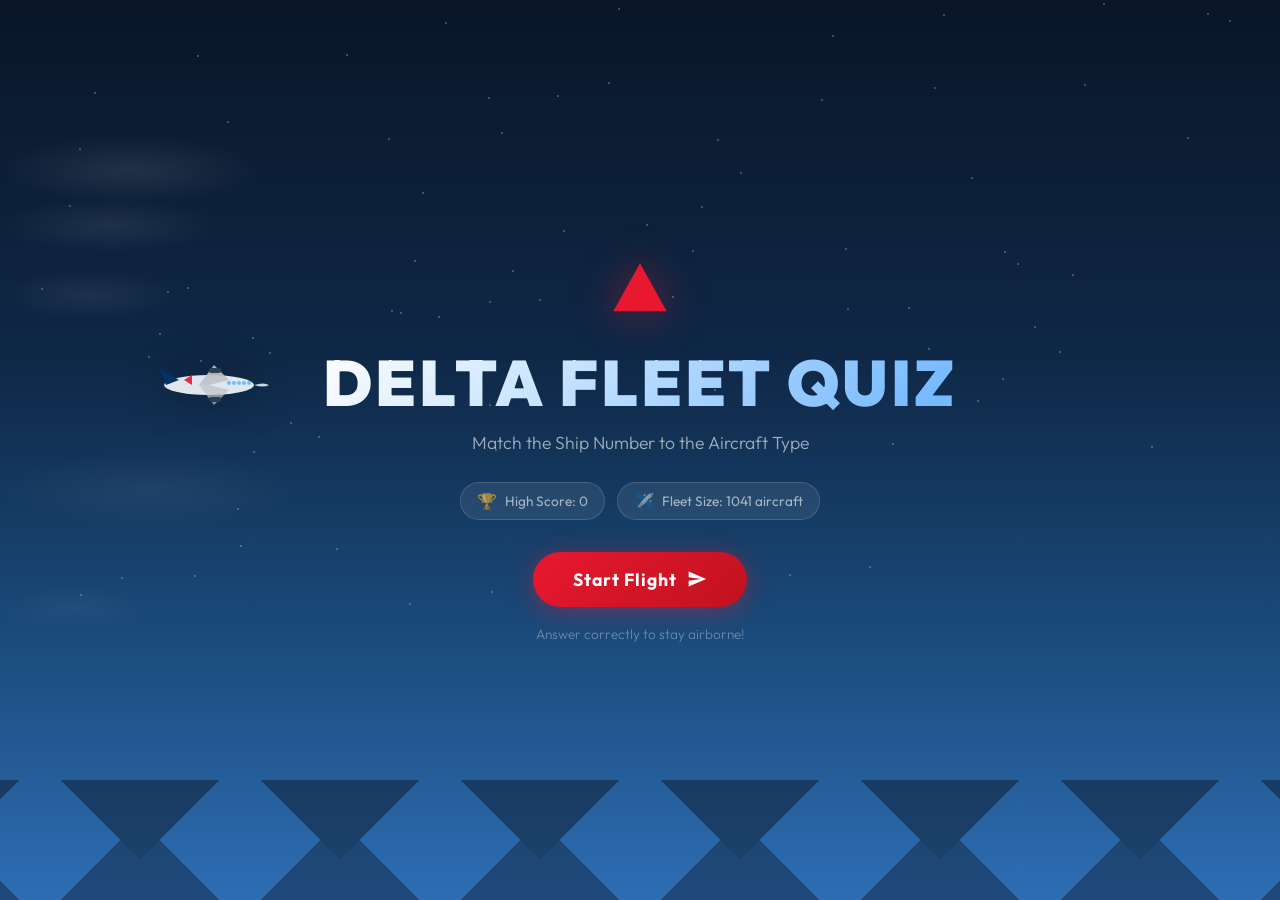
<file: index.html>
<!DOCTYPE html>
<html lang="en">
<head>
  <meta charset="UTF-8">
  <meta name="viewport" content="width=device-width, initial-scale=1.0">
  <meta name="description" content="Delta Fleet Quiz — Match Delta Air Lines ship numbers to their aircraft types in this flying-themed timed quiz game.">
  <title>Delta Fleet Quiz</title>
  <link rel="preconnect" href="https://fonts.googleapis.com">
  <link rel="preconnect" href="https://fonts.gstatic.com" crossorigin>
  <link href="https://fonts.googleapis.com/css2?family=Outfit:wght@300;400;600;700;800;900&display=swap" rel="stylesheet">
  <link rel="stylesheet" href="style.css">
</head>
<body>

  <!-- Animated Sky Background -->
  <div id="sky">
    <div class="stars" id="stars"></div>
    <div class="cloud cloud-1"></div>
    <div class="cloud cloud-2"></div>
    <div class="cloud cloud-3"></div>
    <div class="cloud cloud-4"></div>
    <div class="cloud cloud-5"></div>
    <div class="mountains"></div>
  </div>

  <!-- Plane -->
  <div id="plane" class="plane">
    <svg viewBox="0 0 120 50" fill="none" xmlns="http://www.w3.org/2000/svg">
      <!-- Fuselage -->
      <ellipse cx="55" cy="25" rx="45" ry="10" fill="url(#fuselage-grad)"/>
      <!-- Nose -->
      <path d="M100 25 Q110 22 115 25 Q110 28 100 25Z" fill="#C8D6E5"/>
      <!-- Tail fin -->
      <path d="M12 25 L5 8 L25 20Z" fill="url(#tail-grad)"/>
      <!-- Wing -->
      <path d="M45 25 L60 5 L75 20 L55 25Z" fill="url(#wing-grad)" opacity="0.9"/>
      <path d="M45 25 L60 45 L75 30 L55 25Z" fill="url(#wing-grad)" opacity="0.7"/>
      <!-- Engine -->
      <rect x="55" y="8" width="12" height="5" rx="2" fill="#2C3E50"/>
      <rect x="55" y="37" width="12" height="5" rx="2" fill="#2C3E50"/>
      <!-- Windows -->
      <circle cx="75" cy="23" r="2" fill="#74B9FF"/>
      <circle cx="80" cy="23" r="2" fill="#74B9FF"/>
      <circle cx="85" cy="23" r="2" fill="#74B9FF"/>
      <circle cx="90" cy="23" r="2" fill="#74B9FF"/>
      <circle cx="95" cy="23" r="2" fill="#74B9FF"/>
      <!-- Delta logo area -->
      <path d="M30 20 L38 15 L38 25Z" fill="#E81830" opacity="0.9"/>
      <defs>
        <linearGradient id="fuselage-grad" x1="10" y1="15" x2="100" y2="35">
          <stop offset="0%" stop-color="#DFE6ED"/>
          <stop offset="100%" stop-color="#F8F9FA"/>
        </linearGradient>
        <linearGradient id="tail-grad" x1="5" y1="8" x2="25" y2="25">
          <stop offset="0%" stop-color="#003366"/>
          <stop offset="100%" stop-color="#00509E"/>
        </linearGradient>
        <linearGradient id="wing-grad" x1="45" y1="5" x2="75" y2="45">
          <stop offset="0%" stop-color="#BDC3C7"/>
          <stop offset="100%" stop-color="#95A5A6"/>
        </linearGradient>
      </defs>
    </svg>
    <div class="exhaust" id="exhaust"></div>
  </div>

  <!-- Particles container -->
  <div id="particles"></div>

  <!-- ============ START SCREEN ============ -->
  <div id="start-screen" class="screen active">
    <div class="start-content">
      <div class="logo-delta">
        <svg viewBox="0 0 60 60" class="delta-widget-icon">
          <path d="M30 5 L55 50 L5 50Z" fill="#E81830"/>
        </svg>
      </div>
      <h1 class="game-title">DELTA FLEET QUIZ</h1>
      <p class="game-subtitle">Match the Ship Number to the Aircraft Type</p>
      <div class="start-stats">
        <div class="stat-pill">
          <span class="stat-icon">🏆</span>
          <span id="start-highscore">High Score: 0</span>
        </div>
        <div class="stat-pill">
          <span class="stat-icon">✈️</span>
          <span id="start-fleet-count">Fleet Size: --</span>
        </div>
      </div>
      <button id="btn-start" class="btn-primary">
        <span>Start Flight</span>
        <svg viewBox="0 0 24 24" width="20" height="20" fill="currentColor">
          <path d="M2.01 21L23 12 2.01 3 2 10l15 2-15 2z"/>
        </svg>
      </button>
      <p class="hint-text">Answer correctly to stay airborne!</p>
    </div>
  </div>

  <!-- ============ GAME HUD ============ -->
  <div id="game-hud" class="hud hidden">
    <!-- Top bar -->
    <div class="hud-top">
      <div class="hud-item hud-score">
        <span class="hud-label">SCORE</span>
        <span class="hud-value" id="hud-score">0</span>
      </div>
      <div class="hud-item hud-level">
        <span class="hud-label">LEVEL</span>
        <span class="hud-value" id="hud-level">1</span>
      </div>
      <div class="hud-item hud-streak">
        <span class="hud-label">STREAK</span>
        <span class="hud-value" id="hud-streak">0 🔥</span>
      </div>
    </div>

    <!-- Altitude gauge (right side) -->
    <div class="altitude-gauge">
      <div class="altitude-label">ALT</div>
      <div class="altitude-bar-container">
        <div class="altitude-bar" id="altitude-bar"></div>
      </div>
      <div class="altitude-value" id="altitude-value">100%</div>
    </div>

    <!-- Timer ring -->
    <div class="timer-container" id="timer-container">
      <svg class="timer-ring" viewBox="0 0 80 80">
        <circle class="timer-ring-bg" cx="40" cy="40" r="34"/>
        <circle class="timer-ring-progress" id="timer-ring" cx="40" cy="40" r="34"/>
      </svg>
      <span class="timer-text" id="timer-text">15</span>
    </div>
  </div>

  <!-- ============ QUESTION PANEL ============ -->
  <div id="question-panel" class="question-panel hidden">
    <div class="question-card">
      <div class="question-header">
        <span class="question-badge" id="question-number">Q1</span>
        <span class="question-difficulty" id="question-difficulty">EASY</span>
      </div>
      <div class="question-body">
        <p class="question-prompt">What aircraft type is</p>
        <h2 class="ship-number" id="ship-number">SHIP 3001</h2>
      </div>
      <div class="answers-grid" id="answers-grid">
        <!-- 4 answer buttons injected by JS -->
      </div>
      <div class="question-feedback hidden" id="question-feedback">
        <span id="feedback-icon"></span>
        <span id="feedback-text"></span>
      </div>
    </div>
  </div>

  <!-- ============ GAME OVER SCREEN ============ -->
  <div id="gameover-screen" class="screen hidden">
    <div class="gameover-content">
      <div class="crash-icon">💥</div>
      <h2 class="gameover-title">FLIGHT ENDED</h2>
      <div class="gameover-stats">
        <div class="go-stat">
          <span class="go-stat-label">Final Score</span>
          <span class="go-stat-value" id="go-score">0</span>
        </div>
        <div class="go-stat">
          <span class="go-stat-label">Questions</span>
          <span class="go-stat-value" id="go-questions">0 / 0</span>
        </div>
        <div class="go-stat">
          <span class="go-stat-label">Best Streak</span>
          <span class="go-stat-value" id="go-streak">0</span>
        </div>
        <div class="go-stat">
          <span class="go-stat-label">Level Reached</span>
          <span class="go-stat-value" id="go-level">1</span>
        </div>
        <div class="go-stat highlight">
          <span class="go-stat-label">High Score</span>
          <span class="go-stat-value" id="go-highscore">0</span>
        </div>
      </div>
      <button id="btn-restart" class="btn-primary">
        <span>Fly Again</span>
        <svg viewBox="0 0 24 24" width="20" height="20" fill="currentColor">
          <path d="M17.65 6.35A7.958 7.958 0 0012 4c-4.42 0-7.99 3.58-7.99 8s3.57 8 7.99 8c3.73 0 6.84-2.55 7.73-6h-2.08A5.99 5.99 0 0112 18c-3.31 0-6-2.69-6-6s2.69-6 6-6c1.66 0 3.14.69 4.22 1.78L13 11h7V4l-2.35 2.35z"/>
        </svg>
      </button>
    </div>
  </div>

  <script src="game.js"></script>
</body>
</html>
</file>
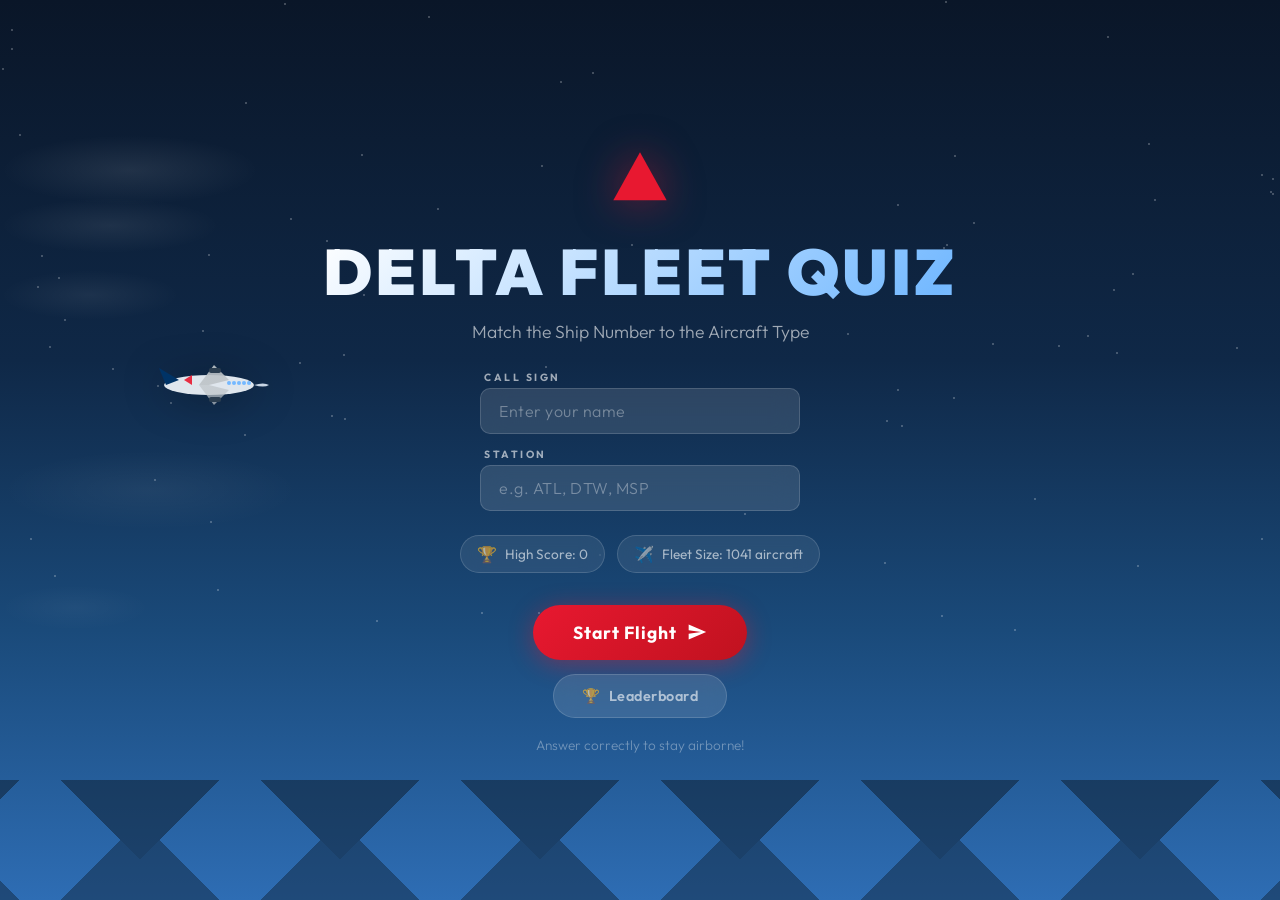
<file: sky-quiz/index.html>
<!DOCTYPE html>
<html lang="en">
<head>
  <meta charset="UTF-8">
  <meta name="viewport" content="width=device-width, initial-scale=1.0">
  <meta name="description" content="Delta Fleet Quiz — Match Delta Air Lines ship numbers to their aircraft types in this flying-themed timed quiz game.">
  <title>Delta Fleet Quiz</title>
  <link rel="preconnect" href="https://fonts.googleapis.com">
  <link rel="preconnect" href="https://fonts.gstatic.com" crossorigin>
  <link href="https://fonts.googleapis.com/css2?family=Outfit:wght@300;400;600;700;800;900&display=swap" rel="stylesheet">
  <link rel="stylesheet" href="style.css">
</head>
<body>

  <!-- Animated Sky Background -->
  <div id="sky">
    <div class="stars" id="stars"></div>
    <div class="cloud cloud-1"></div>
    <div class="cloud cloud-2"></div>
    <div class="cloud cloud-3"></div>
    <div class="cloud cloud-4"></div>
    <div class="cloud cloud-5"></div>
    <div class="mountains"></div>
  </div>

  <!-- Plane -->
  <div id="plane" class="plane">
    <svg viewBox="0 0 120 50" fill="none" xmlns="http://www.w3.org/2000/svg">
      <!-- Fuselage -->
      <ellipse cx="55" cy="25" rx="45" ry="10" fill="url(#fuselage-grad)"/>
      <!-- Nose -->
      <path d="M100 25 Q110 22 115 25 Q110 28 100 25Z" fill="#C8D6E5"/>
      <!-- Tail fin -->
      <path d="M12 25 L5 8 L25 20Z" fill="url(#tail-grad)"/>
      <!-- Wing -->
      <path d="M45 25 L60 5 L75 20 L55 25Z" fill="url(#wing-grad)" opacity="0.9"/>
      <path d="M45 25 L60 45 L75 30 L55 25Z" fill="url(#wing-grad)" opacity="0.7"/>
      <!-- Engine -->
      <rect x="55" y="8" width="12" height="5" rx="2" fill="#2C3E50"/>
      <rect x="55" y="37" width="12" height="5" rx="2" fill="#2C3E50"/>
      <!-- Windows -->
      <circle cx="75" cy="23" r="2" fill="#74B9FF"/>
      <circle cx="80" cy="23" r="2" fill="#74B9FF"/>
      <circle cx="85" cy="23" r="2" fill="#74B9FF"/>
      <circle cx="90" cy="23" r="2" fill="#74B9FF"/>
      <circle cx="95" cy="23" r="2" fill="#74B9FF"/>
      <!-- Delta logo area -->
      <path d="M30 20 L38 15 L38 25Z" fill="#E81830" opacity="0.9"/>
      <defs>
        <linearGradient id="fuselage-grad" x1="10" y1="15" x2="100" y2="35">
          <stop offset="0%" stop-color="#DFE6ED"/>
          <stop offset="100%" stop-color="#F8F9FA"/>
        </linearGradient>
        <linearGradient id="tail-grad" x1="5" y1="8" x2="25" y2="25">
          <stop offset="0%" stop-color="#003366"/>
          <stop offset="100%" stop-color="#00509E"/>
        </linearGradient>
        <linearGradient id="wing-grad" x1="45" y1="5" x2="75" y2="45">
          <stop offset="0%" stop-color="#BDC3C7"/>
          <stop offset="100%" stop-color="#95A5A6"/>
        </linearGradient>
      </defs>
    </svg>
    <div class="exhaust" id="exhaust"></div>
  </div>

  <!-- Particles container -->
  <div id="particles"></div>

  <!-- ============ START SCREEN ============ -->
  <div id="start-screen" class="screen active">
    <div class="start-content">
      <div class="logo-delta">
        <svg viewBox="0 0 60 60" class="delta-widget-icon">
          <path d="M30 5 L55 50 L5 50Z" fill="#E81830"/>
        </svg>
      </div>
      <h1 class="game-title">DELTA FLEET QUIZ</h1>
      <p class="game-subtitle">Match the Ship Number to the Aircraft Type</p>

      <!-- Player Registration -->
      <div class="player-registration">
        <div class="input-group">
          <label for="player-name" class="input-label">CALL SIGN</label>
          <input type="text" id="player-name" class="glass-input" placeholder="Enter your name" maxlength="20" autocomplete="off" />
        </div>
        <div class="input-group">
          <label for="player-station" class="input-label">STATION</label>
          <input type="text" id="player-station" class="glass-input" placeholder="e.g. ATL, DTW, MSP" maxlength="10" autocomplete="off" />
        </div>
        <div id="name-error" class="name-error hidden">⚠️ Inappropriate name detected. Please choose another.</div>
      </div>

      <div class="start-stats">
        <div class="stat-pill">
          <span class="stat-icon">🏆</span>
          <span id="start-highscore">High Score: 0</span>
        </div>
        <div class="stat-pill">
          <span class="stat-icon">✈️</span>
          <span id="start-fleet-count">Fleet Size: --</span>
        </div>
      </div>
      <button id="btn-start" class="btn-primary">
        <span>Start Flight</span>
        <svg viewBox="0 0 24 24" width="20" height="20" fill="currentColor">
          <path d="M2.01 21L23 12 2.01 3 2 10l15 2-15 2z"/>
        </svg>
      </button>
      <div class="start-actions">
        <button id="btn-leaderboard" class="btn-secondary">
          <span>🏆</span>
          <span>Leaderboard</span>
        </button>
      </div>
      <p class="hint-text">Answer correctly to stay airborne!</p>
    </div>
  </div>

  <!-- ============ GAME HUD ============ -->
  <div id="game-hud" class="hud hidden">
    <!-- Top bar -->
    <div class="hud-top">
      <div class="hud-item hud-score">
        <span class="hud-label">SCORE</span>
        <span class="hud-value" id="hud-score">0</span>
      </div>
      <div class="hud-item hud-level">
        <span class="hud-label">LEVEL</span>
        <span class="hud-value" id="hud-level">1</span>
      </div>
      <div class="hud-item hud-streak">
        <span class="hud-label">STREAK</span>
        <span class="hud-value" id="hud-streak">0 🔥</span>
      </div>
    </div>

    <!-- Altitude gauge (right side) -->
    <div class="altitude-gauge">
      <div class="altitude-label">ALT</div>
      <div class="altitude-bar-container">
        <div class="altitude-bar" id="altitude-bar"></div>
      </div>
      <div class="altitude-value" id="altitude-value">100%</div>
    </div>

    <!-- Timer ring -->
    <div class="timer-container" id="timer-container">
      <svg class="timer-ring" viewBox="0 0 80 80">
        <circle class="timer-ring-bg" cx="40" cy="40" r="34"/>
        <circle class="timer-ring-progress" id="timer-ring" cx="40" cy="40" r="34"/>
      </svg>
      <span class="timer-text" id="timer-text">15</span>
    </div>
  </div>

  <!-- ============ QUESTION PANEL ============ -->
  <div id="question-panel" class="question-panel hidden">
    <div class="question-card">
      <div class="question-header">
        <span class="question-badge" id="question-number">Q1</span>
        <span class="question-difficulty" id="question-difficulty">EASY</span>
      </div>
      <div class="question-body">
        <p class="question-prompt">What aircraft type is</p>
        <h2 class="ship-number" id="ship-number">SHIP 3001</h2>
      </div>
      <div class="answers-grid" id="answers-grid">
        <!-- 4 answer buttons injected by JS -->
      </div>
      <div class="question-feedback hidden" id="question-feedback">
        <span id="feedback-icon"></span>
        <span id="feedback-text"></span>
      </div>
    </div>
  </div>

  <!-- ============ GAME OVER SCREEN ============ -->
  <div id="gameover-screen" class="screen hidden">
    <div class="gameover-content">
      <div class="crash-icon">💥</div>
      <h2 class="gameover-title">FLIGHT ENDED</h2>
      <div class="gameover-stats">
        <div class="go-stat">
          <span class="go-stat-label">Final Score</span>
          <span class="go-stat-value" id="go-score">0</span>
        </div>
        <div class="go-stat">
          <span class="go-stat-label">Questions</span>
          <span class="go-stat-value" id="go-questions">0 / 0</span>
        </div>
        <div class="go-stat">
          <span class="go-stat-label">Best Streak</span>
          <span class="go-stat-value" id="go-streak">0</span>
        </div>
        <div class="go-stat">
          <span class="go-stat-label">Level Reached</span>
          <span class="go-stat-value" id="go-level">1</span>
        </div>
        <div class="go-stat highlight">
          <span class="go-stat-label">High Score</span>
          <span class="go-stat-value" id="go-highscore">0</span>
        </div>
      </div>

      <!-- Leaderboard Position -->
      <div id="go-leaderboard-msg" class="go-leaderboard-msg hidden">
        <span id="go-lb-rank-text"></span>
      </div>

      <div class="gameover-actions">
        <button id="btn-restart" class="btn-primary">
          <span>Fly Again</span>
          <svg viewBox="0 0 24 24" width="20" height="20" fill="currentColor">
            <path d="M17.65 6.35A7.958 7.958 0 0012 4c-4.42 0-7.99 3.58-7.99 8s3.57 8 7.99 8c3.73 0 6.84-2.55 7.73-6h-2.08A5.99 5.99 0 0112 18c-3.31 0-6-2.69-6-6s2.69-6 6-6c1.66 0 3.14.69 4.22 1.78L13 11h7V4l-2.35 2.35z"/>
          </svg>
        </button>
        <button id="btn-view-leaderboard" class="btn-secondary">
          <span>🏆</span>
          <span>Leaderboard</span>
        </button>
      </div>
    </div>
  </div>

  <!-- ============ LEADERBOARD OVERLAY ============ -->
  <div id="leaderboard-overlay" class="leaderboard-overlay hidden">
    <div class="leaderboard-panel">
      <div class="leaderboard-header">
        <h2 class="leaderboard-title">
          <span class="lb-trophy">🏆</span>
          FLIGHT DECK
        </h2>
        <p class="leaderboard-subtitle">Top Pilots</p>
        <button id="btn-close-leaderboard" class="btn-close-lb" aria-label="Close leaderboard">
          <svg viewBox="0 0 24 24" width="22" height="22" fill="currentColor">
            <path d="M19 6.41L17.59 5 12 10.59 6.41 5 5 6.41 10.59 12 5 17.59 6.41 19 12 13.41 17.59 19 19 17.59 13.41 12z"/>
          </svg>
        </button>
      </div>
      <div class="leaderboard-table-wrap">
        <table class="leaderboard-table">
          <thead>
            <tr>
              <th class="lb-col-rank">RANK</th>
              <th class="lb-col-name">PILOT</th>
              <th class="lb-col-station">STN</th>
              <th class="lb-col-score">SCORE</th>
              <th class="lb-col-level">LVL</th>
            </tr>
          </thead>
          <tbody id="leaderboard-body">
            <!-- Rows injected by JS -->
          </tbody>
        </table>
        <div id="leaderboard-empty" class="leaderboard-empty hidden">
          <span class="empty-icon">✈️</span>
          <p>No flights recorded yet.</p>
          <p class="empty-sub">Be the first to take off!</p>
        </div>
      </div>
      <div class="leaderboard-footer">
        <button id="btn-clear-leaderboard" class="btn-danger-sm">Clear All Scores</button>
      </div>
    </div>
  </div>

  <script src="game.js"></script>
</body>
</html>
</file>
<file: style.css>
/* ================================================
   DELTA FLEET QUIZ — STYLE SYSTEM
   ================================================ */

:root {
  /* Delta brand colors */
  --delta-red: #E81830;
  --delta-blue: #003366;
  --delta-navy: #001A33;
  --delta-light-blue: #00509E;

  /* UI colors */
  --sky-top: #0A1628;
  --sky-mid: #0F2847;
  --sky-bottom: #1A4A7A;
  --glass-bg: rgba(255, 255, 255, 0.08);
  --glass-border: rgba(255, 255, 255, 0.15);
  --glass-bg-strong: rgba(255, 255, 255, 0.12);

  --success: #00E676;
  --danger: #FF5252;
  --warning: #FFD740;
  --text: #FFFFFF;
  --text-dim: rgba(255, 255, 255, 0.6);
  --text-muted: rgba(255, 255, 255, 0.35);

  /* Spacing */
  --radius: 16px;
  --radius-sm: 10px;
  --radius-xs: 6px;

  /* Typography */
  --font: 'Outfit', -apple-system, BlinkMacSystemFont, sans-serif;
}

*, *::before, *::after {
  margin: 0;
  padding: 0;
  box-sizing: border-box;
}

html, body {
  width: 100%;
  height: 100%;
  overflow: hidden;
  font-family: var(--font);
  color: var(--text);
  user-select: none;
  -webkit-user-select: none;
}

/* ================================================
   SKY BACKGROUND
   ================================================ */

#sky {
  position: fixed;
  inset: 0;
  background: linear-gradient(
    180deg,
    var(--sky-top) 0%,
    var(--sky-mid) 40%,
    var(--sky-bottom) 70%,
    #2E6DB4 100%
  );
  transition: background 2s ease;
  z-index: 0;
}

/* Sky phase transitions */
#sky.sky-level-1 {
  --sky-top: #0A1628;
  --sky-mid: #0F2847;
  --sky-bottom: #1A4A7A;
}
#sky.sky-level-2 {
  --sky-top: #071330;
  --sky-mid: #0D2450;
  --sky-bottom: #1E5090;
}
#sky.sky-level-3 {
  --sky-top: #1A0A2E;
  --sky-mid: #2D1B69;
  --sky-bottom: #E85D04;
}
#sky.sky-level-4 {
  --sky-top: #050510;
  --sky-mid: #0A0A20;
  --sky-bottom: #141430;
}
#sky.sky-level-5 {
  --sky-top: #0D0000;
  --sky-mid: #1A0505;
  --sky-bottom: #3D0A0A;
}
#sky.sky-level-6 {
  --sky-top: #000000;
  --sky-mid: #0A0015;
  --sky-bottom: #1A002E;
}
#sky.sky-level-7 {
  --sky-top: #000000;
  --sky-mid: #050505;
  --sky-bottom: #0A0A0A;
}

/* Stars */
.stars {
  position: absolute;
  inset: 0;
  opacity: 0.3;
  transition: opacity 2s ease;
}
#sky.sky-level-3 .stars,
#sky.sky-level-4 .stars,
#sky.sky-level-5 .stars,
#sky.sky-level-6 .stars,
#sky.sky-level-7 .stars {
  opacity: 0.8;
}

.star {
  position: absolute;
  width: 2px;
  height: 2px;
  background: #fff;
  border-radius: 50%;
  animation: twinkle var(--dur) ease-in-out infinite alternate;
}

@keyframes twinkle {
  0% { opacity: 0.2; transform: scale(0.8); }
  100% { opacity: 1; transform: scale(1.2); }
}

/* Clouds */
.cloud {
  position: absolute;
  width: 200px;
  height: 60px;
  background: radial-gradient(ellipse, rgba(255,255,255,0.12) 0%, transparent 70%);
  border-radius: 50%;
  animation: cloud-drift linear infinite;
}

.cloud-1 { top: 15%; width: 260px; height: 70px; animation-duration: 35s; opacity: 0.7; }
.cloud-2 { top: 30%; width: 180px; height: 50px; animation-duration: 28s; animation-delay: -8s; opacity: 0.5; }
.cloud-3 { top: 50%; width: 300px; height: 80px; animation-duration: 42s; animation-delay: -15s; opacity: 0.4; }
.cloud-4 { top: 65%; width: 150px; height: 45px; animation-duration: 25s; animation-delay: -5s; opacity: 0.3; }
.cloud-5 { top: 22%; width: 220px; height: 55px; animation-duration: 32s; animation-delay: -20s; opacity: 0.6; }

@keyframes cloud-drift {
  0%   { transform: translateX(110vw); }
  100% { transform: translateX(-320px); }
}

/* Mountains */
.mountains {
  position: absolute;
  bottom: 0;
  left: 0;
  right: 0;
  height: 120px;
  background:
    linear-gradient(135deg, #0D1B2A 25%, transparent 25%) -50px 0,
    linear-gradient(225deg, #0D1B2A 25%, transparent 25%) -50px 0,
    linear-gradient(315deg, #122840 25%, transparent 25%),
    linear-gradient(45deg, #122840 25%, transparent 25%);
  background-size: 200px 120px;
  background-position: bottom;
  opacity: 0.5;
}

/* ================================================
   PLANE
   ================================================ */

.plane {
  position: fixed;
  left: 12%;
  top: 40%;
  width: 120px;
  height: 50px;
  z-index: 5;
  transition: top 1.2s cubic-bezier(0.34, 1.56, 0.64, 1);
  animation: plane-bob 3s ease-in-out infinite;
  filter: drop-shadow(0 4px 20px rgba(0,0,0,0.3));
}

.plane svg {
  width: 100%;
  height: 100%;
}

.plane.boost {
  animation: plane-boost 0.6s ease-out;
}

.plane.drop {
  animation: plane-drop 0.6s ease-out;
}

.plane.crash {
  animation: plane-crash 2s ease-in forwards;
}

@keyframes plane-bob {
  0%, 100% { transform: translateY(0) rotate(-1deg); }
  50% { transform: translateY(-12px) rotate(1deg); }
}

@keyframes plane-boost {
  0% { transform: translateY(0) rotate(-2deg) scale(1); }
  30% { transform: translateY(-25px) rotate(-5deg) scale(1.08); }
  100% { transform: translateY(0) rotate(-1deg) scale(1); }
}

@keyframes plane-drop {
  0% { transform: translateY(0) rotate(0deg); }
  40% { transform: translateY(30px) rotate(8deg); }
  100% { transform: translateY(0) rotate(0deg); }
}

@keyframes plane-crash {
  0% { transform: rotate(0deg) translateY(0); opacity: 1; }
  100% { transform: rotate(45deg) translateY(120vh); opacity: 0.3; }
}

/* Exhaust particles */
.exhaust {
  position: absolute;
  left: -10px;
  top: 50%;
  transform: translateY(-50%);
  width: 10px;
  height: 10px;
}

.exhaust-particle {
  position: absolute;
  width: 4px;
  height: 4px;
  background: rgba(255, 165, 0, 0.6);
  border-radius: 50%;
  animation: exhaust-fade 0.8s linear forwards;
}

@keyframes exhaust-fade {
  0% { opacity: 0.8; transform: translateX(0) scale(1); }
  100% { opacity: 0; transform: translateX(-40px) scale(0.2); }
}

/* Score particles */
.score-particle {
  position: fixed;
  font-size: 18px;
  font-weight: 800;
  pointer-events: none;
  z-index: 100;
  animation: score-float 1.2s ease-out forwards;
}

.score-particle.positive { color: var(--success); }
.score-particle.negative { color: var(--danger); }

@keyframes score-float {
  0% { opacity: 1; transform: translateY(0) scale(1); }
  100% { opacity: 0; transform: translateY(-60px) scale(1.3); }
}

/* ================================================
   SCREENS
   ================================================ */

.screen {
  position: fixed;
  inset: 0;
  display: flex;
  align-items: center;
  justify-content: center;
  z-index: 20;
  opacity: 0;
  pointer-events: none;
  transition: opacity 0.5s ease;
}

.screen.active {
  opacity: 1;
  pointer-events: all;
}

/* Start Screen */
.start-content {
  text-align: center;
  animation: fade-up 0.8s ease-out;
}

@keyframes fade-up {
  0% { opacity: 0; transform: translateY(30px); }
  100% { opacity: 1; transform: translateY(0); }
}

.logo-delta {
  margin-bottom: 16px;
}

.delta-widget-icon {
  width: 64px;
  height: 64px;
  filter: drop-shadow(0 0 20px rgba(232, 24, 48, 0.5));
  animation: logo-pulse 2s ease-in-out infinite;
}

@keyframes logo-pulse {
  0%, 100% { transform: scale(1); }
  50% { transform: scale(1.08); }
}

.game-title {
  font-size: clamp(2.2rem, 6vw, 4rem);
  font-weight: 900;
  letter-spacing: 3px;
  background: linear-gradient(135deg, #fff 0%, #74B9FF 50%, #fff 100%);
  background-size: 200% auto;
  -webkit-background-clip: text;
  -webkit-text-fill-color: transparent;
  background-clip: text;
  animation: shimmer 3s linear infinite;
  margin-bottom: 8px;
}

@keyframes shimmer {
  0% { background-position: 0% center; }
  100% { background-position: 200% center; }
}

.game-subtitle {
  font-size: 1.1rem;
  font-weight: 300;
  color: var(--text-dim);
  margin-bottom: 28px;
}

.start-stats {
  display: flex;
  gap: 12px;
  justify-content: center;
  margin-bottom: 32px;
}

.stat-pill {
  display: flex;
  align-items: center;
  gap: 8px;
  padding: 8px 16px;
  background: var(--glass-bg);
  border: 1px solid var(--glass-border);
  border-radius: 999px;
  font-size: 0.85rem;
  color: var(--text-dim);
  backdrop-filter: blur(10px);
  -webkit-backdrop-filter: blur(10px);
}

.stat-icon { font-size: 1rem; }

/* Primary Button */
.btn-primary {
  display: inline-flex;
  align-items: center;
  gap: 10px;
  padding: 16px 40px;
  background: linear-gradient(135deg, var(--delta-red), #C0121F);
  border: none;
  border-radius: 999px;
  color: #fff;
  font-family: var(--font);
  font-size: 1.1rem;
  font-weight: 700;
  letter-spacing: 1px;
  cursor: pointer;
  transition: all 0.3s cubic-bezier(0.34, 1.56, 0.64, 1);
  box-shadow: 0 4px 25px rgba(232, 24, 48, 0.4);
  position: relative;
  overflow: hidden;
}

.btn-primary::before {
  content: '';
  position: absolute;
  inset: 0;
  background: linear-gradient(135deg, transparent, rgba(255,255,255,0.15), transparent);
  transform: translateX(-100%);
  transition: transform 0.5s;
}

.btn-primary:hover {
  transform: translateY(-3px) scale(1.04);
  box-shadow: 0 8px 35px rgba(232, 24, 48, 0.55);
}

.btn-primary:hover::before {
  transform: translateX(100%);
}

.btn-primary:active {
  transform: translateY(-1px) scale(1.01);
}

.hint-text {
  margin-top: 18px;
  font-size: 0.85rem;
  color: var(--text-muted);
  font-weight: 300;
}

/* ================================================
   HUD
   ================================================ */

.hud {
  position: fixed;
  inset: 0;
  z-index: 15;
  pointer-events: none;
  transition: opacity 0.4s ease;
}

.hud.hidden {
  opacity: 0;
}

.hud-top {
  position: absolute;
  top: 20px;
  left: 50%;
  transform: translateX(-50%);
  display: flex;
  gap: 8px;
  pointer-events: all;
}

.hud-item {
  display: flex;
  flex-direction: column;
  align-items: center;
  padding: 10px 20px;
  background: var(--glass-bg-strong);
  border: 1px solid var(--glass-border);
  border-radius: var(--radius-sm);
  backdrop-filter: blur(16px);
  -webkit-backdrop-filter: blur(16px);
  min-width: 90px;
}

.hud-label {
  font-size: 0.65rem;
  font-weight: 600;
  letter-spacing: 2px;
  color: var(--text-dim);
}

.hud-value {
  font-size: 1.4rem;
  font-weight: 800;
}

.hud-score .hud-value { color: #FFD740; }
.hud-level .hud-value { color: #74B9FF; }

/* Altitude Gauge */
.altitude-gauge {
  position: absolute;
  right: 24px;
  top: 50%;
  transform: translateY(-50%);
  display: flex;
  flex-direction: column;
  align-items: center;
  gap: 6px;
  pointer-events: all;
}

.altitude-label {
  font-size: 0.7rem;
  font-weight: 700;
  letter-spacing: 2px;
  color: var(--text-dim);
}

.altitude-bar-container {
  width: 12px;
  height: 200px;
  background: rgba(255,255,255,0.08);
  border-radius: 999px;
  overflow: hidden;
  border: 1px solid var(--glass-border);
  position: relative;
}

.altitude-bar {
  position: absolute;
  bottom: 0;
  left: 0;
  right: 0;
  height: 100%;
  background: linear-gradient(to top, var(--danger), var(--warning), var(--success));
  border-radius: 999px;
  transition: height 0.8s cubic-bezier(0.34, 1.56, 0.64, 1);
}

.altitude-value {
  font-size: 0.8rem;
  font-weight: 700;
  color: var(--success);
  transition: color 0.3s;
}

/* Timer */
.timer-container {
  position: absolute;
  top: 20px;
  right: 24px;
  width: 70px;
  height: 70px;
  pointer-events: all;
}

.timer-ring {
  width: 100%;
  height: 100%;
  transform: rotate(-90deg);
}

.timer-ring-bg {
  fill: none;
  stroke: rgba(255,255,255,0.08);
  stroke-width: 5;
}

.timer-ring-progress {
  fill: none;
  stroke: var(--success);
  stroke-width: 5;
  stroke-linecap: round;
  stroke-dasharray: 213.6;
  stroke-dashoffset: 0;
  transition: stroke 0.3s ease;
}

.timer-text {
  position: absolute;
  inset: 0;
  display: flex;
  align-items: center;
  justify-content: center;
  font-size: 1.3rem;
  font-weight: 800;
}

.timer-container.urgent .timer-ring-progress {
  stroke: var(--danger);
}
.timer-container.urgent .timer-text {
  color: var(--danger);
  animation: pulse-text 0.5s ease-in-out infinite;
}

@keyframes pulse-text {
  0%, 100% { transform: scale(1); }
  50% { transform: scale(1.15); }
}

/* ================================================
   QUESTION PANEL
   ================================================ */

.question-panel {
  position: fixed;
  bottom: 30px;
  left: 50%;
  transform: translateX(-50%);
  z-index: 20;
  width: min(550px, 92vw);
  transition: opacity 0.4s ease, transform 0.4s ease;
}

.question-panel.hidden {
  opacity: 0;
  transform: translateX(-50%) translateY(30px);
  pointer-events: none;
}

.question-card {
  background: var(--glass-bg-strong);
  border: 1px solid var(--glass-border);
  border-radius: var(--radius);
  padding: 24px;
  backdrop-filter: blur(20px);
  -webkit-backdrop-filter: blur(20px);
  box-shadow: 0 8px 40px rgba(0,0,0,0.3);
  animation: card-in 0.4s ease-out;
}

@keyframes card-in {
  0% { opacity: 0; transform: translateY(20px) scale(0.96); }
  100% { opacity: 1; transform: translateY(0) scale(1); }
}

.question-header {
  display: flex;
  justify-content: space-between;
  align-items: center;
  margin-bottom: 12px;
}

.question-badge {
  background: var(--delta-blue);
  color: #fff;
  padding: 4px 12px;
  border-radius: 999px;
  font-size: 0.75rem;
  font-weight: 700;
  letter-spacing: 1px;
}

.question-difficulty {
  font-size: 0.7rem;
  font-weight: 700;
  letter-spacing: 2px;
  padding: 4px 12px;
  border-radius: 999px;
}

.question-difficulty.easy { background: rgba(0, 230, 118, 0.15); color: var(--success); }
.question-difficulty.medium { background: rgba(255, 215, 64, 0.15); color: var(--warning); }
.question-difficulty.hard { background: rgba(255, 82, 82, 0.15); color: var(--danger); }
.question-difficulty.extreme { background: rgba(165, 55, 253, 0.15); color: #A537FD; }
.question-difficulty.insane { background: rgba(255, 0, 110, 0.15); color: #FF006E; }
.question-difficulty.legend { background: rgba(255, 170, 0, 0.15); color: #FFAA00; }
.question-difficulty.god\ mode { background: rgba(255, 255, 255, 0.15); color: #FFFFFF; text-shadow: 0 0 8px rgba(255,255,255,0.6); }

.question-body {
  text-align: center;
  margin-bottom: 20px;
}

.question-prompt {
  font-size: 0.9rem;
  color: var(--text-dim);
  font-weight: 300;
  margin-bottom: 4px;
}

.ship-number {
  font-size: 2rem;
  font-weight: 900;
  letter-spacing: 3px;
  color: #fff;
  text-shadow: 0 0 20px rgba(116, 185, 255, 0.4);
}

/* Answers Grid */
.answers-grid {
  display: grid;
  grid-template-columns: 1fr 1fr;
  gap: 10px;
}

.answer-btn {
  padding: 14px 16px;
  background: rgba(255,255,255,0.06);
  border: 1px solid rgba(255,255,255,0.12);
  border-radius: var(--radius-sm);
  color: #fff;
  font-family: var(--font);
  font-size: 0.95rem;
  font-weight: 600;
  cursor: pointer;
  transition: all 0.2s ease;
  position: relative;
  overflow: hidden;
}

.answer-btn::before {
  content: '';
  position: absolute;
  inset: 0;
  background: linear-gradient(135deg, transparent, rgba(255,255,255,0.05));
  opacity: 0;
  transition: opacity 0.2s;
}

.answer-btn:hover:not(.disabled) {
  transform: translateY(-2px);
  border-color: rgba(255,255,255,0.3);
  box-shadow: 0 4px 15px rgba(0,0,0,0.2);
}

.answer-btn:hover:not(.disabled)::before {
  opacity: 1;
}

.answer-btn.correct {
  background: rgba(0, 230, 118, 0.2);
  border-color: var(--success);
  box-shadow: 0 0 20px rgba(0, 230, 118, 0.3);
  animation: correct-flash 0.4s ease;
}

.answer-btn.wrong {
  background: rgba(255, 82, 82, 0.2);
  border-color: var(--danger);
  box-shadow: 0 0 20px rgba(255, 82, 82, 0.3);
  animation: wrong-shake 0.4s ease;
}

.answer-btn.disabled {
  cursor: default;
  opacity: 0.5;
}

@keyframes correct-flash {
  0%, 100% { transform: scale(1); }
  50% { transform: scale(1.04); }
}

@keyframes wrong-shake {
  0%, 100% { transform: translateX(0); }
  20% { transform: translateX(-6px); }
  40% { transform: translateX(6px); }
  60% { transform: translateX(-4px); }
  80% { transform: translateX(4px); }
}

/* Feedback */
.question-feedback {
  text-align: center;
  padding: 10px;
  margin-top: 12px;
  border-radius: var(--radius-xs);
  font-weight: 600;
  font-size: 0.9rem;
  transition: opacity 0.3s;
}

.question-feedback.hidden {
  display: none;
}

.question-feedback.correct-feedback {
  background: rgba(0, 230, 118, 0.1);
  color: var(--success);
}

.question-feedback.wrong-feedback {
  background: rgba(255, 82, 82, 0.1);
  color: var(--danger);
}

/* ================================================
   GAME OVER
   ================================================ */

.gameover-content {
  text-align: center;
  animation: fade-up 0.6s ease-out;
}

.crash-icon {
  font-size: 4rem;
  margin-bottom: 12px;
  animation: crash-shake 0.6s ease-out;
}

@keyframes crash-shake {
  0% { transform: scale(2) rotate(0); opacity: 0; }
  50% { transform: scale(1.2) rotate(10deg); opacity: 1; }
  100% { transform: scale(1) rotate(0); opacity: 1; }
}

.gameover-title {
  font-size: 2.4rem;
  font-weight: 900;
  letter-spacing: 3px;
  margin-bottom: 24px;
  color: var(--text);
}

.gameover-stats {
  display: grid;
  grid-template-columns: 1fr 1fr;
  gap: 10px;
  max-width: 360px;
  margin: 0 auto 28px;
}

.go-stat {
  background: var(--glass-bg);
  border: 1px solid var(--glass-border);
  border-radius: var(--radius-sm);
  padding: 14px 10px;
  backdrop-filter: blur(10px);
  -webkit-backdrop-filter: blur(10px);
}

.go-stat.highlight {
  grid-column: span 2;
  background: rgba(255, 215, 64, 0.08);
  border-color: rgba(255, 215, 64, 0.25);
}

.go-stat-label {
  display: block;
  font-size: 0.7rem;
  letter-spacing: 1.5px;
  color: var(--text-dim);
  font-weight: 600;
  margin-bottom: 4px;
  text-transform: uppercase;
}

.go-stat-value {
  display: block;
  font-size: 1.6rem;
  font-weight: 800;
}

.go-stat.highlight .go-stat-value {
  color: #FFD740;
}

/* ================================================
   RESPONSIVE
   ================================================ */

@media (max-width: 600px) {
  .game-title { font-size: 2rem; }
  .ship-number { font-size: 1.5rem; }
  .question-card { padding: 16px; }
  .answers-grid { grid-template-columns: 1fr; }
  .hud-item { padding: 6px 12px; min-width: 70px; }
  .hud-value { font-size: 1.1rem; }
  .altitude-gauge { right: 10px; }
  .altitude-bar-container { height: 140px; }
  .timer-container { width: 55px; height: 55px; }
  .plane { width: 80px; height: 35px; left: 6%; }
  .start-stats { flex-direction: column; align-items: center; }
}
</file>
<file: sky-quiz/style.css>
/* ================================================
   DELTA FLEET QUIZ — STYLE SYSTEM
   ================================================ */

:root {
  /* Delta brand colors */
  --delta-red: #E81830;
  --delta-blue: #003366;
  --delta-navy: #001A33;
  --delta-light-blue: #00509E;

  /* UI colors */
  --sky-top: #0A1628;
  --sky-mid: #0F2847;
  --sky-bottom: #1A4A7A;
  --glass-bg: rgba(255, 255, 255, 0.08);
  --glass-border: rgba(255, 255, 255, 0.15);
  --glass-bg-strong: rgba(255, 255, 255, 0.12);

  --success: #00E676;
  --danger: #FF5252;
  --warning: #FFD740;
  --text: #FFFFFF;
  --text-dim: rgba(255, 255, 255, 0.6);
  --text-muted: rgba(255, 255, 255, 0.35);

  /* Spacing */
  --radius: 16px;
  --radius-sm: 10px;
  --radius-xs: 6px;

  /* Typography */
  --font: 'Outfit', -apple-system, BlinkMacSystemFont, sans-serif;
}

*, *::before, *::after {
  margin: 0;
  padding: 0;
  box-sizing: border-box;
}

html, body {
  width: 100%;
  height: 100%;
  overflow: hidden;
  font-family: var(--font);
  color: var(--text);
  user-select: none;
  -webkit-user-select: none;
}

/* ================================================
   SKY BACKGROUND
   ================================================ */

#sky {
  position: fixed;
  inset: 0;
  background: linear-gradient(
    180deg,
    var(--sky-top) 0%,
    var(--sky-mid) 40%,
    var(--sky-bottom) 70%,
    #2E6DB4 100%
  );
  transition: background 2s ease;
  z-index: 0;
}

/* Sky phase transitions */
#sky.sky-level-1 {
  --sky-top: #0A1628;
  --sky-mid: #0F2847;
  --sky-bottom: #1A4A7A;
}
#sky.sky-level-2 {
  --sky-top: #071330;
  --sky-mid: #0D2450;
  --sky-bottom: #1E5090;
}
#sky.sky-level-3 {
  --sky-top: #1A0A2E;
  --sky-mid: #2D1B69;
  --sky-bottom: #E85D04;
}
#sky.sky-level-4 {
  --sky-top: #050510;
  --sky-mid: #0A0A20;
  --sky-bottom: #141430;
}
#sky.sky-level-5 {
  --sky-top: #0D0000;
  --sky-mid: #1A0505;
  --sky-bottom: #3D0A0A;
}
#sky.sky-level-6 {
  --sky-top: #000000;
  --sky-mid: #0A0015;
  --sky-bottom: #1A002E;
}
#sky.sky-level-7 {
  --sky-top: #000000;
  --sky-mid: #050505;
  --sky-bottom: #0A0A0A;
}

/* Stars */
.stars {
  position: absolute;
  inset: 0;
  opacity: 0.3;
  transition: opacity 2s ease;
}
#sky.sky-level-3 .stars,
#sky.sky-level-4 .stars,
#sky.sky-level-5 .stars,
#sky.sky-level-6 .stars,
#sky.sky-level-7 .stars {
  opacity: 0.8;
}

.star {
  position: absolute;
  width: 2px;
  height: 2px;
  background: #fff;
  border-radius: 50%;
  animation: twinkle var(--dur) ease-in-out infinite alternate;
}

@keyframes twinkle {
  0% { opacity: 0.2; transform: scale(0.8); }
  100% { opacity: 1; transform: scale(1.2); }
}

/* Clouds */
.cloud {
  position: absolute;
  width: 200px;
  height: 60px;
  background: radial-gradient(ellipse, rgba(255,255,255,0.12) 0%, transparent 70%);
  border-radius: 50%;
  animation: cloud-drift linear infinite;
}

.cloud-1 { top: 15%; width: 260px; height: 70px; animation-duration: 35s; opacity: 0.7; }
.cloud-2 { top: 30%; width: 180px; height: 50px; animation-duration: 28s; animation-delay: -8s; opacity: 0.5; }
.cloud-3 { top: 50%; width: 300px; height: 80px; animation-duration: 42s; animation-delay: -15s; opacity: 0.4; }
.cloud-4 { top: 65%; width: 150px; height: 45px; animation-duration: 25s; animation-delay: -5s; opacity: 0.3; }
.cloud-5 { top: 22%; width: 220px; height: 55px; animation-duration: 32s; animation-delay: -20s; opacity: 0.6; }

@keyframes cloud-drift {
  0%   { transform: translateX(110vw); }
  100% { transform: translateX(-320px); }
}

/* Mountains */
.mountains {
  position: absolute;
  bottom: 0;
  left: 0;
  right: 0;
  height: 120px;
  background:
    linear-gradient(135deg, #0D1B2A 25%, transparent 25%) -50px 0,
    linear-gradient(225deg, #0D1B2A 25%, transparent 25%) -50px 0,
    linear-gradient(315deg, #122840 25%, transparent 25%),
    linear-gradient(45deg, #122840 25%, transparent 25%);
  background-size: 200px 120px;
  background-position: bottom;
  opacity: 0.5;
}

/* ================================================
   PLANE
   ================================================ */

.plane {
  position: fixed;
  left: 12%;
  top: 40%;
  width: 120px;
  height: 50px;
  z-index: 5;
  transition: top 1.2s cubic-bezier(0.34, 1.56, 0.64, 1);
  animation: plane-bob 3s ease-in-out infinite;
  filter: drop-shadow(0 4px 20px rgba(0,0,0,0.3));
}

.plane svg {
  width: 100%;
  height: 100%;
}

.plane.boost {
  animation: plane-boost 0.6s ease-out;
}

.plane.drop {
  animation: plane-drop 0.6s ease-out;
}

.plane.crash {
  animation: plane-crash 2s ease-in forwards;
}

@keyframes plane-bob {
  0%, 100% { transform: translateY(0) rotate(-1deg); }
  50% { transform: translateY(-12px) rotate(1deg); }
}

@keyframes plane-boost {
  0% { transform: translateY(0) rotate(-2deg) scale(1); }
  30% { transform: translateY(-25px) rotate(-5deg) scale(1.08); }
  100% { transform: translateY(0) rotate(-1deg) scale(1); }
}

@keyframes plane-drop {
  0% { transform: translateY(0) rotate(0deg); }
  40% { transform: translateY(30px) rotate(8deg); }
  100% { transform: translateY(0) rotate(0deg); }
}

@keyframes plane-crash {
  0% { transform: rotate(0deg) translateY(0); opacity: 1; }
  100% { transform: rotate(45deg) translateY(120vh); opacity: 0.3; }
}

/* Exhaust particles */
.exhaust {
  position: absolute;
  left: -10px;
  top: 50%;
  transform: translateY(-50%);
  width: 10px;
  height: 10px;
}

.exhaust-particle {
  position: absolute;
  width: 4px;
  height: 4px;
  background: rgba(255, 165, 0, 0.6);
  border-radius: 50%;
  animation: exhaust-fade 0.8s linear forwards;
}

@keyframes exhaust-fade {
  0% { opacity: 0.8; transform: translateX(0) scale(1); }
  100% { opacity: 0; transform: translateX(-40px) scale(0.2); }
}

/* Score particles */
.score-particle {
  position: fixed;
  font-size: 18px;
  font-weight: 800;
  pointer-events: none;
  z-index: 100;
  animation: score-float 1.2s ease-out forwards;
}

.score-particle.positive { color: var(--success); }
.score-particle.negative { color: var(--danger); }

@keyframes score-float {
  0% { opacity: 1; transform: translateY(0) scale(1); }
  100% { opacity: 0; transform: translateY(-60px) scale(1.3); }
}

/* ================================================
   SCREENS
   ================================================ */

.screen {
  position: fixed;
  inset: 0;
  display: flex;
  align-items: center;
  justify-content: center;
  z-index: 20;
  opacity: 0;
  pointer-events: none;
  transition: opacity 0.5s ease;
}

.screen.active {
  opacity: 1;
  pointer-events: all;
}

/* Start Screen */
.start-content {
  text-align: center;
  animation: fade-up 0.8s ease-out;
}

@keyframes fade-up {
  0% { opacity: 0; transform: translateY(30px); }
  100% { opacity: 1; transform: translateY(0); }
}

.logo-delta {
  margin-bottom: 16px;
}

.delta-widget-icon {
  width: 64px;
  height: 64px;
  filter: drop-shadow(0 0 20px rgba(232, 24, 48, 0.5));
  animation: logo-pulse 2s ease-in-out infinite;
}

@keyframes logo-pulse {
  0%, 100% { transform: scale(1); }
  50% { transform: scale(1.08); }
}

.game-title {
  font-size: clamp(2.2rem, 6vw, 4rem);
  font-weight: 900;
  letter-spacing: 3px;
  background: linear-gradient(135deg, #fff 0%, #74B9FF 50%, #fff 100%);
  background-size: 200% auto;
  -webkit-background-clip: text;
  -webkit-text-fill-color: transparent;
  background-clip: text;
  animation: shimmer 3s linear infinite;
  margin-bottom: 8px;
}

@keyframes shimmer {
  0% { background-position: 0% center; }
  100% { background-position: 200% center; }
}

.game-subtitle {
  font-size: 1.1rem;
  font-weight: 300;
  color: var(--text-dim);
  margin-bottom: 28px;
}

.start-stats {
  display: flex;
  gap: 12px;
  justify-content: center;
  margin-bottom: 32px;
}

.stat-pill {
  display: flex;
  align-items: center;
  gap: 8px;
  padding: 8px 16px;
  background: var(--glass-bg);
  border: 1px solid var(--glass-border);
  border-radius: 999px;
  font-size: 0.85rem;
  color: var(--text-dim);
  backdrop-filter: blur(10px);
  -webkit-backdrop-filter: blur(10px);
}

.stat-icon { font-size: 1rem; }

/* Primary Button */
.btn-primary {
  display: inline-flex;
  align-items: center;
  gap: 10px;
  padding: 16px 40px;
  background: linear-gradient(135deg, var(--delta-red), #C0121F);
  border: none;
  border-radius: 999px;
  color: #fff;
  font-family: var(--font);
  font-size: 1.1rem;
  font-weight: 700;
  letter-spacing: 1px;
  cursor: pointer;
  transition: all 0.3s cubic-bezier(0.34, 1.56, 0.64, 1);
  box-shadow: 0 4px 25px rgba(232, 24, 48, 0.4);
  position: relative;
  overflow: hidden;
}

.btn-primary::before {
  content: '';
  position: absolute;
  inset: 0;
  background: linear-gradient(135deg, transparent, rgba(255,255,255,0.15), transparent);
  transform: translateX(-100%);
  transition: transform 0.5s;
}

.btn-primary:hover {
  transform: translateY(-3px) scale(1.04);
  box-shadow: 0 8px 35px rgba(232, 24, 48, 0.55);
}

.btn-primary:hover::before {
  transform: translateX(100%);
}

.btn-primary:active {
  transform: translateY(-1px) scale(1.01);
}

.hint-text {
  margin-top: 18px;
  font-size: 0.85rem;
  color: var(--text-muted);
  font-weight: 300;
}

/* ================================================
   HUD
   ================================================ */

.hud {
  position: fixed;
  inset: 0;
  z-index: 15;
  pointer-events: none;
  transition: opacity 0.4s ease;
}

.hud.hidden {
  opacity: 0;
}

.hud-top {
  position: absolute;
  top: 20px;
  left: 50%;
  transform: translateX(-50%);
  display: flex;
  gap: 8px;
  pointer-events: all;
}

.hud-item {
  display: flex;
  flex-direction: column;
  align-items: center;
  padding: 10px 20px;
  background: var(--glass-bg-strong);
  border: 1px solid var(--glass-border);
  border-radius: var(--radius-sm);
  backdrop-filter: blur(16px);
  -webkit-backdrop-filter: blur(16px);
  min-width: 90px;
}

.hud-label {
  font-size: 0.65rem;
  font-weight: 600;
  letter-spacing: 2px;
  color: var(--text-dim);
}

.hud-value {
  font-size: 1.4rem;
  font-weight: 800;
}

.hud-score .hud-value { color: #FFD740; }
.hud-level .hud-value { color: #74B9FF; }

/* Altitude Gauge */
.altitude-gauge {
  position: absolute;
  right: 24px;
  top: 50%;
  transform: translateY(-50%);
  display: flex;
  flex-direction: column;
  align-items: center;
  gap: 6px;
  pointer-events: all;
}

.altitude-label {
  font-size: 0.7rem;
  font-weight: 700;
  letter-spacing: 2px;
  color: var(--text-dim);
}

.altitude-bar-container {
  width: 12px;
  height: 200px;
  background: rgba(255,255,255,0.08);
  border-radius: 999px;
  overflow: hidden;
  border: 1px solid var(--glass-border);
  position: relative;
}

.altitude-bar {
  position: absolute;
  bottom: 0;
  left: 0;
  right: 0;
  height: 100%;
  background: linear-gradient(to top, var(--danger), var(--warning), var(--success));
  border-radius: 999px;
  transition: height 0.8s cubic-bezier(0.34, 1.56, 0.64, 1);
}

.altitude-value {
  font-size: 0.8rem;
  font-weight: 700;
  color: var(--success);
  transition: color 0.3s;
}

/* Timer */
.timer-container {
  position: absolute;
  top: 20px;
  right: 24px;
  width: 70px;
  height: 70px;
  pointer-events: all;
}

.timer-ring {
  width: 100%;
  height: 100%;
  transform: rotate(-90deg);
}

.timer-ring-bg {
  fill: none;
  stroke: rgba(255,255,255,0.08);
  stroke-width: 5;
}

.timer-ring-progress {
  fill: none;
  stroke: var(--success);
  stroke-width: 5;
  stroke-linecap: round;
  stroke-dasharray: 213.6;
  stroke-dashoffset: 0;
  transition: stroke 0.3s ease;
}

.timer-text {
  position: absolute;
  inset: 0;
  display: flex;
  align-items: center;
  justify-content: center;
  font-size: 1.3rem;
  font-weight: 800;
}

.timer-container.urgent .timer-ring-progress {
  stroke: var(--danger);
}
.timer-container.urgent .timer-text {
  color: var(--danger);
  animation: pulse-text 0.5s ease-in-out infinite;
}

@keyframes pulse-text {
  0%, 100% { transform: scale(1); }
  50% { transform: scale(1.15); }
}

/* ================================================
   QUESTION PANEL
   ================================================ */

.question-panel {
  position: fixed;
  bottom: 30px;
  left: 50%;
  transform: translateX(-50%);
  z-index: 20;
  width: min(550px, 92vw);
  transition: opacity 0.4s ease, transform 0.4s ease;
}

.question-panel.hidden {
  opacity: 0;
  transform: translateX(-50%) translateY(30px);
  pointer-events: none;
}

.question-card {
  background: var(--glass-bg-strong);
  border: 1px solid var(--glass-border);
  border-radius: var(--radius);
  padding: 24px;
  backdrop-filter: blur(20px);
  -webkit-backdrop-filter: blur(20px);
  box-shadow: 0 8px 40px rgba(0,0,0,0.3);
  animation: card-in 0.4s ease-out;
}

@keyframes card-in {
  0% { opacity: 0; transform: translateY(20px) scale(0.96); }
  100% { opacity: 1; transform: translateY(0) scale(1); }
}

.question-header {
  display: flex;
  justify-content: space-between;
  align-items: center;
  margin-bottom: 12px;
}

.question-badge {
  background: var(--delta-blue);
  color: #fff;
  padding: 4px 12px;
  border-radius: 999px;
  font-size: 0.75rem;
  font-weight: 700;
  letter-spacing: 1px;
}

.question-difficulty {
  font-size: 0.7rem;
  font-weight: 700;
  letter-spacing: 2px;
  padding: 4px 12px;
  border-radius: 999px;
}

.question-difficulty.easy { background: rgba(0, 230, 118, 0.15); color: var(--success); }
.question-difficulty.medium { background: rgba(255, 215, 64, 0.15); color: var(--warning); }
.question-difficulty.hard { background: rgba(255, 82, 82, 0.15); color: var(--danger); }
.question-difficulty.extreme { background: rgba(165, 55, 253, 0.15); color: #A537FD; }
.question-difficulty.insane { background: rgba(255, 0, 110, 0.15); color: #FF006E; }
.question-difficulty.legend { background: rgba(255, 170, 0, 0.15); color: #FFAA00; }
.question-difficulty.god\ mode { background: rgba(255, 255, 255, 0.15); color: #FFFFFF; text-shadow: 0 0 8px rgba(255,255,255,0.6); }

.question-body {
  text-align: center;
  margin-bottom: 20px;
}

.question-prompt {
  font-size: 0.9rem;
  color: var(--text-dim);
  font-weight: 300;
  margin-bottom: 4px;
}

.ship-number {
  font-size: 2rem;
  font-weight: 900;
  letter-spacing: 3px;
  color: #fff;
  text-shadow: 0 0 20px rgba(116, 185, 255, 0.4);
}

/* Answers Grid */
.answers-grid {
  display: grid;
  grid-template-columns: 1fr 1fr;
  gap: 10px;
}

.answer-btn {
  padding: 14px 16px;
  background: rgba(255,255,255,0.06);
  border: 1px solid rgba(255,255,255,0.12);
  border-radius: var(--radius-sm);
  color: #fff;
  font-family: var(--font);
  font-size: 0.95rem;
  font-weight: 600;
  cursor: pointer;
  transition: all 0.2s ease;
  position: relative;
  overflow: hidden;
}

.answer-btn::before {
  content: '';
  position: absolute;
  inset: 0;
  background: linear-gradient(135deg, transparent, rgba(255,255,255,0.05));
  opacity: 0;
  transition: opacity 0.2s;
}

.answer-btn:hover:not(.disabled) {
  transform: translateY(-2px);
  border-color: rgba(255,255,255,0.3);
  box-shadow: 0 4px 15px rgba(0,0,0,0.2);
}

.answer-btn:hover:not(.disabled)::before {
  opacity: 1;
}

.answer-btn.correct {
  background: rgba(0, 230, 118, 0.2);
  border-color: var(--success);
  box-shadow: 0 0 20px rgba(0, 230, 118, 0.3);
  animation: correct-flash 0.4s ease;
}

.answer-btn.wrong {
  background: rgba(255, 82, 82, 0.2);
  border-color: var(--danger);
  box-shadow: 0 0 20px rgba(255, 82, 82, 0.3);
  animation: wrong-shake 0.4s ease;
}

.answer-btn.disabled {
  cursor: default;
  opacity: 0.5;
}

@keyframes correct-flash {
  0%, 100% { transform: scale(1); }
  50% { transform: scale(1.04); }
}

@keyframes wrong-shake {
  0%, 100% { transform: translateX(0); }
  20% { transform: translateX(-6px); }
  40% { transform: translateX(6px); }
  60% { transform: translateX(-4px); }
  80% { transform: translateX(4px); }
}

/* Feedback */
.question-feedback {
  text-align: center;
  padding: 10px;
  margin-top: 12px;
  border-radius: var(--radius-xs);
  font-weight: 600;
  font-size: 0.9rem;
  transition: opacity 0.3s;
}

.question-feedback.hidden {
  display: none;
}

.question-feedback.correct-feedback {
  background: rgba(0, 230, 118, 0.1);
  color: var(--success);
}

.question-feedback.wrong-feedback {
  background: rgba(255, 82, 82, 0.1);
  color: var(--danger);
}

/* ================================================
   GAME OVER
   ================================================ */

.gameover-content {
  text-align: center;
  animation: fade-up 0.6s ease-out;
}

.crash-icon {
  font-size: 4rem;
  margin-bottom: 12px;
  animation: crash-shake 0.6s ease-out;
}

@keyframes crash-shake {
  0% { transform: scale(2) rotate(0); opacity: 0; }
  50% { transform: scale(1.2) rotate(10deg); opacity: 1; }
  100% { transform: scale(1) rotate(0); opacity: 1; }
}

.gameover-title {
  font-size: 2.4rem;
  font-weight: 900;
  letter-spacing: 3px;
  margin-bottom: 24px;
  color: var(--text);
}

.gameover-stats {
  display: grid;
  grid-template-columns: 1fr 1fr;
  gap: 10px;
  max-width: 360px;
  margin: 0 auto 28px;
}

.go-stat {
  background: var(--glass-bg);
  border: 1px solid var(--glass-border);
  border-radius: var(--radius-sm);
  padding: 14px 10px;
  backdrop-filter: blur(10px);
  -webkit-backdrop-filter: blur(10px);
}

.go-stat.highlight {
  grid-column: span 2;
  background: rgba(255, 215, 64, 0.08);
  border-color: rgba(255, 215, 64, 0.25);
}

.go-stat-label {
  display: block;
  font-size: 0.7rem;
  letter-spacing: 1.5px;
  color: var(--text-dim);
  font-weight: 600;
  margin-bottom: 4px;
  text-transform: uppercase;
}

.go-stat-value {
  display: block;
  font-size: 1.6rem;
  font-weight: 800;
}

.go-stat.highlight .go-stat-value {
  color: #FFD740;
}

/* ================================================
   PLAYER REGISTRATION
   ================================================ */

.player-registration {
  display: flex;
  flex-direction: column;
  gap: 14px;
  max-width: 320px;
  margin: 0 auto 24px;
}

.input-group {
  display: flex;
  flex-direction: column;
  align-items: flex-start;
  gap: 4px;
}

.input-label {
  font-size: 0.65rem;
  font-weight: 700;
  letter-spacing: 2.5px;
  color: var(--text-dim);
  text-transform: uppercase;
  padding-left: 4px;
}

.glass-input {
  width: 100%;
  padding: 12px 18px;
  background: var(--glass-bg-strong);
  border: 1px solid var(--glass-border);
  border-radius: var(--radius-sm);
  color: #fff;
  font-family: var(--font);
  font-size: 1rem;
  font-weight: 500;
  letter-spacing: 0.5px;
  outline: none;
  transition: all 0.3s ease;
  backdrop-filter: blur(12px);
  -webkit-backdrop-filter: blur(12px);
}

.glass-input::placeholder {
  color: var(--text-muted);
  font-weight: 300;
}

.glass-input:focus {
  border-color: rgba(116, 185, 255, 0.5);
  box-shadow: 0 0 20px rgba(116, 185, 255, 0.15), inset 0 0 20px rgba(116, 185, 255, 0.05);
  background: rgba(255, 255, 255, 0.14);
}

.glass-input.input-error {
  border-color: var(--danger);
  box-shadow: 0 0 20px rgba(255, 82, 82, 0.2);
  animation: wrong-shake 0.4s ease;
}

.name-error {
  background: rgba(255, 82, 82, 0.12);
  border: 1px solid rgba(255, 82, 82, 0.3);
  border-radius: var(--radius-xs);
  padding: 10px 14px;
  font-size: 0.8rem;
  font-weight: 500;
  color: var(--danger);
  text-align: center;
  animation: fade-up 0.3s ease-out;
}

.name-error.hidden {
  display: none;
}

/* ================================================
   SECONDARY BUTTON
   ================================================ */

.btn-secondary {
  display: inline-flex;
  align-items: center;
  gap: 8px;
  padding: 12px 28px;
  background: var(--glass-bg-strong);
  border: 1px solid var(--glass-border);
  border-radius: 999px;
  color: var(--text-dim);
  font-family: var(--font);
  font-size: 0.9rem;
  font-weight: 600;
  letter-spacing: 0.5px;
  cursor: pointer;
  transition: all 0.3s ease;
  backdrop-filter: blur(10px);
  -webkit-backdrop-filter: blur(10px);
}

.btn-secondary:hover {
  background: rgba(255, 255, 255, 0.16);
  border-color: rgba(255, 255, 255, 0.3);
  color: #fff;
  transform: translateY(-2px);
  box-shadow: 0 4px 20px rgba(0, 0, 0, 0.2);
}

.start-actions {
  margin-top: 14px;
  display: flex;
  justify-content: center;
}

.gameover-actions {
  display: flex;
  justify-content: center;
  align-items: center;
  gap: 12px;
  flex-wrap: wrap;
}

/* Game Over leaderboard message */
.go-leaderboard-msg {
  text-align: center;
  padding: 12px 20px;
  margin-bottom: 20px;
  border-radius: var(--radius-sm);
  font-weight: 700;
  font-size: 1rem;
  background: linear-gradient(135deg, rgba(255, 215, 64, 0.12), rgba(255, 170, 0, 0.08));
  border: 1px solid rgba(255, 215, 64, 0.25);
  color: #FFD740;
  animation: fade-up 0.5s ease-out;
}

.go-leaderboard-msg.hidden {
  display: none;
}

/* ================================================
   LEADERBOARD OVERLAY
   ================================================ */

.leaderboard-overlay {
  position: fixed;
  inset: 0;
  z-index: 50;
  display: flex;
  align-items: center;
  justify-content: center;
  background: rgba(0, 0, 0, 0.65);
  backdrop-filter: blur(8px);
  -webkit-backdrop-filter: blur(8px);
  opacity: 1;
  transition: opacity 0.35s ease;
}

.leaderboard-overlay.hidden {
  opacity: 0;
  pointer-events: none;
}

.leaderboard-panel {
  width: min(520px, 92vw);
  max-height: 85vh;
  background: linear-gradient(145deg, rgba(15, 25, 50, 0.95), rgba(10, 18, 38, 0.98));
  border: 1px solid var(--glass-border);
  border-radius: var(--radius);
  box-shadow: 0 20px 80px rgba(0, 0, 0, 0.5), 0 0 60px rgba(116, 185, 255, 0.08);
  display: flex;
  flex-direction: column;
  overflow: hidden;
  animation: lb-slide-in 0.4s cubic-bezier(0.34, 1.56, 0.64, 1);
}

@keyframes lb-slide-in {
  0% { opacity: 0; transform: translateY(40px) scale(0.95); }
  100% { opacity: 1; transform: translateY(0) scale(1); }
}

.leaderboard-header {
  padding: 24px 24px 16px;
  text-align: center;
  position: relative;
  border-bottom: 1px solid rgba(255, 255, 255, 0.06);
}

.leaderboard-title {
  font-size: 1.6rem;
  font-weight: 900;
  letter-spacing: 3px;
  color: #fff;
  display: flex;
  align-items: center;
  justify-content: center;
  gap: 10px;
}

.lb-trophy {
  font-size: 1.4rem;
  animation: logo-pulse 2s ease-in-out infinite;
}

.leaderboard-subtitle {
  font-size: 0.8rem;
  color: var(--text-dim);
  font-weight: 400;
  margin-top: 4px;
  letter-spacing: 1px;
}

.btn-close-lb {
  position: absolute;
  top: 16px;
  right: 16px;
  background: rgba(255, 255, 255, 0.06);
  border: 1px solid rgba(255, 255, 255, 0.1);
  border-radius: 50%;
  width: 36px;
  height: 36px;
  display: flex;
  align-items: center;
  justify-content: center;
  color: var(--text-dim);
  cursor: pointer;
  transition: all 0.2s ease;
}

.btn-close-lb:hover {
  background: rgba(255, 82, 82, 0.15);
  border-color: rgba(255, 82, 82, 0.3);
  color: var(--danger);
  transform: rotate(90deg);
}

/* Leaderboard Table */
.leaderboard-table-wrap {
  flex: 1;
  overflow-y: auto;
  padding: 8px 16px 0;
  scrollbar-width: thin;
  scrollbar-color: rgba(255,255,255,0.1) transparent;
}

.leaderboard-table-wrap::-webkit-scrollbar {
  width: 6px;
}
.leaderboard-table-wrap::-webkit-scrollbar-track {
  background: transparent;
}
.leaderboard-table-wrap::-webkit-scrollbar-thumb {
  background: rgba(255,255,255,0.1);
  border-radius: 3px;
}

.leaderboard-table {
  width: 100%;
  border-collapse: separate;
  border-spacing: 0 4px;
}

.leaderboard-table thead th {
  font-size: 0.6rem;
  font-weight: 700;
  letter-spacing: 2px;
  color: var(--text-muted);
  text-align: left;
  padding: 8px 12px;
  border-bottom: 1px solid rgba(255, 255, 255, 0.06);
  position: sticky;
  top: 0;
  background: rgba(10, 18, 38, 0.98);
  z-index: 2;
}

.leaderboard-table tbody tr {
  background: rgba(255, 255, 255, 0.03);
  transition: all 0.2s ease;
  animation: row-fade-in 0.4s ease-out backwards;
}

.leaderboard-table tbody tr:hover {
  background: rgba(255, 255, 255, 0.07);
}

.leaderboard-table tbody tr:nth-child(1) { animation-delay: 0.05s; }
.leaderboard-table tbody tr:nth-child(2) { animation-delay: 0.1s; }
.leaderboard-table tbody tr:nth-child(3) { animation-delay: 0.15s; }
.leaderboard-table tbody tr:nth-child(4) { animation-delay: 0.2s; }
.leaderboard-table tbody tr:nth-child(5) { animation-delay: 0.25s; }
.leaderboard-table tbody tr:nth-child(6) { animation-delay: 0.3s; }
.leaderboard-table tbody tr:nth-child(7) { animation-delay: 0.35s; }
.leaderboard-table tbody tr:nth-child(8) { animation-delay: 0.4s; }
.leaderboard-table tbody tr:nth-child(9) { animation-delay: 0.45s; }
.leaderboard-table tbody tr:nth-child(10) { animation-delay: 0.5s; }

@keyframes row-fade-in {
  0% { opacity: 0; transform: translateX(-10px); }
  100% { opacity: 1; transform: translateX(0); }
}

.leaderboard-table td {
  padding: 12px 12px;
  font-size: 0.9rem;
  color: var(--text);
  border-bottom: 1px solid rgba(255, 255, 255, 0.03);
}

.leaderboard-table td:first-child {
  border-radius: var(--radius-xs) 0 0 var(--radius-xs);
}
.leaderboard-table td:last-child {
  border-radius: 0 var(--radius-xs) var(--radius-xs) 0;
}

/* Rank badges */
.rank-badge {
  display: inline-flex;
  align-items: center;
  justify-content: center;
  width: 30px;
  height: 30px;
  border-radius: 50%;
  font-weight: 800;
  font-size: 0.8rem;
}

.rank-1 {
  background: linear-gradient(135deg, #FFD700, #FFA500);
  color: #1a0e00;
  box-shadow: 0 0 12px rgba(255, 215, 0, 0.4);
}

.rank-2 {
  background: linear-gradient(135deg, #C0C0C0, #A0A0A0);
  color: #2a2a2a;
  box-shadow: 0 0 10px rgba(192, 192, 192, 0.3);
}

.rank-3 {
  background: linear-gradient(135deg, #CD7F32, #A0522D);
  color: #1a0e00;
  box-shadow: 0 0 10px rgba(205, 127, 50, 0.3);
}

.rank-other {
  background: rgba(255, 255, 255, 0.06);
  color: var(--text-dim);
}

/* Table columns */
.lb-col-rank { width: 50px; text-align: center; }
.lb-col-name { min-width: 100px; }
.lb-col-station { width: 60px; text-align: center; }
.lb-col-score { width: 80px; text-align: right; }
.lb-col-level { width: 50px; text-align: center; }

.lb-pilot-name {
  font-weight: 700;
  letter-spacing: 0.5px;
}

.lb-station-tag {
  display: inline-block;
  padding: 2px 8px;
  background: rgba(0, 80, 158, 0.25);
  border: 1px solid rgba(0, 80, 158, 0.35);
  border-radius: 999px;
  font-size: 0.7rem;
  font-weight: 700;
  letter-spacing: 1px;
  color: #74B9FF;
}

.lb-score-value {
  font-weight: 800;
  color: #FFD740;
  text-align: right;
}

.lb-level-value {
  font-weight: 600;
  color: #74B9FF;
  text-align: center;
}

/* Highlight current player's row */
.leaderboard-table tbody tr.lb-current-player {
  background: rgba(232, 24, 48, 0.1);
  border: 1px solid rgba(232, 24, 48, 0.25);
}

/* Empty state */
.leaderboard-empty {
  text-align: center;
  padding: 60px 20px;
  color: var(--text-dim);
}

.leaderboard-empty.hidden {
  display: none;
}

.empty-icon {
  font-size: 3rem;
  display: block;
  margin-bottom: 12px;
}

.empty-sub {
  font-size: 0.8rem;
  color: var(--text-muted);
  margin-top: 6px;
}

/* Leaderboard Footer */
.leaderboard-footer {
  padding: 14px 20px;
  text-align: center;
  border-top: 1px solid rgba(255, 255, 255, 0.06);
}

.btn-danger-sm {
  padding: 8px 20px;
  background: rgba(255, 82, 82, 0.1);
  border: 1px solid rgba(255, 82, 82, 0.25);
  border-radius: 999px;
  color: var(--danger);
  font-family: var(--font);
  font-size: 0.75rem;
  font-weight: 600;
  letter-spacing: 0.5px;
  cursor: pointer;
  transition: all 0.2s ease;
}

.btn-danger-sm:hover {
  background: rgba(255, 82, 82, 0.2);
  border-color: rgba(255, 82, 82, 0.5);
  transform: translateY(-1px);
}

/* ================================================
   RESPONSIVE
   ================================================ */

@media (max-width: 600px) {
  .game-title { font-size: 2rem; }
  .ship-number { font-size: 1.5rem; }
  .question-card { padding: 16px; }
  .answers-grid { grid-template-columns: 1fr; }
  .hud-item { padding: 6px 12px; min-width: 70px; }
  .hud-value { font-size: 1.1rem; }
  .altitude-gauge { right: 10px; }
  .altitude-bar-container { height: 140px; }
  .timer-container { width: 55px; height: 55px; }
  .plane { width: 80px; height: 35px; left: 6%; }
  .start-stats { flex-direction: column; align-items: center; }

  .player-registration { max-width: 100%; padding: 0 8px; }
  .leaderboard-panel { max-height: 90vh; }
  .leaderboard-table td { padding: 10px 8px; font-size: 0.8rem; }
  .rank-badge { width: 26px; height: 26px; font-size: 0.7rem; }
  .gameover-actions { flex-direction: column; }
}
</file>
